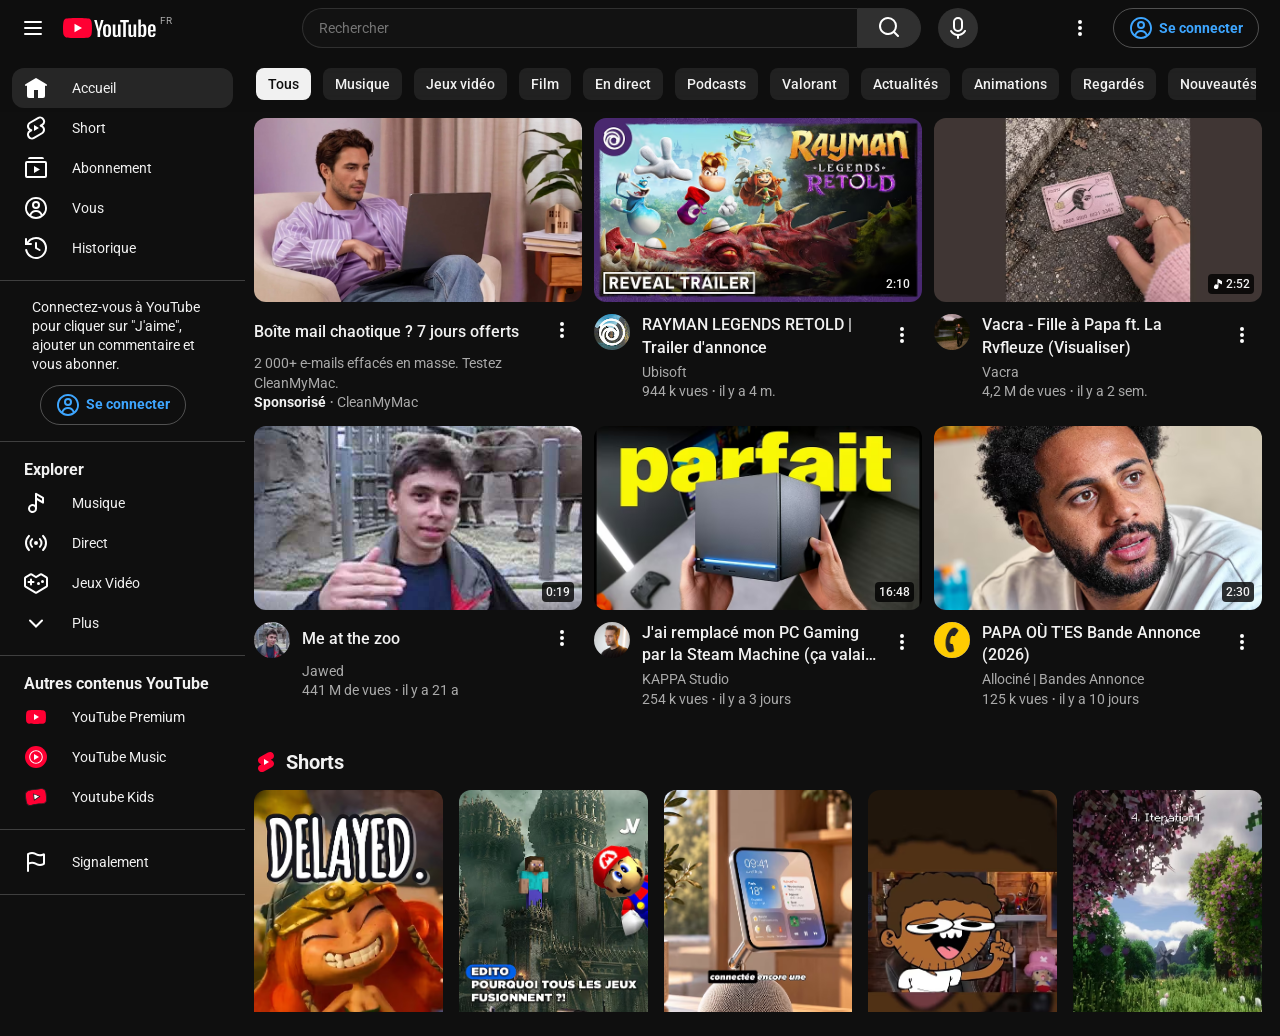
<file: index.html>
<!DOCTYPE html>
<html lang="fr">
<head>
    <meta charset="UTF-8">
    <meta name="viewport" content="width=device-width, initial-scale=1.0">
    <title>YouTube</title>
    <link rel="stylesheet" href="css/style.css">
    <link rel="icon" href="img/favicon.png">
</head>
<body>
    <!--HEADER-->
    <header>
        <div class="start">
            <button class="hamburger"><img class="img" src="img/icons/hamburger.svg"></button>
            <a class="logo" href="index.html"><img src="img/logo.svg"><span id="logo">FR</span></a>
        </div>
        <div class="center">
            <div class="search">
                <input class="InputBox" type="search" placeholder="Rechercher">
                <button class="SearchButton"><img class="SearchIcon" src="img/icons/recherche.svg"></button>
            </div>
            <button class="voice"><img class="img micro" src="img/icons/micro.svg"></button>
        </div>
        <div class="end">
            <button class="menu"><img src="img/icons/3tipoint.svg"></button>
            <button class="connexion"><img class="img seconnecter" src="img/icons/connexion.svg">Se connecter</button>
        </div>
    </header>
    <!-- ASIDE-->
    <div>
        <aside >
            <nav aria-label="Navigation principale">
                <section class="section">
                    <a href="" class="icon first">
                        <img class="nav" src="img/icons/accueil.svg"><span class="titre" >Accueil</span>
                    </a>
                    <a href="" class="icon">
                        <img class="nav" src="img/icons/short.svg"><span class="titre" >Short</span>
                    </a>
                    <a href="" class="icon">
                        <img class="nav" src="img/icons/abonnement.svg"><span class="titre" >Abonnement</span>
                    </a>
                    <a href="" class="icon">
                        <img class="nav"src="img/icons/vous.svg"><span class="titre" >Vous</span>
                    </a>
                    <a href="" class="icon">
                        <img class="nav" src="img/icons/historique.svg"><span class="titre" >Historique</span>
                    </a>
                </section>
                <section class="signin-promo">
                    <span class="promo">Connectez-vous à YouTube pour cliquer sur "J'aime", ajouter un commentaire et vous abonner.</span>
                    <button class="connexion promo"><img class="img seconnecter" src="img/icons/connexion.svg">Se connecter</button>
                </section>
                <section class="section">
                    <h3 class="haut">Explorer</h3>
                    <a href="" class="icon">
                        <img class="nav" src="img/icons/musique.svg"><span class="titre" >Musique</span>
                    </a>
                    <a href="" class="icon">
                        <img class="nav"src="img/icons/direct.svg"><span class="titre" >Direct</span>
                    </a>
                    <a href="" class="icon"> 
                        <img class="nav" src="img/icons/jeu-video.svg" ><span class="titre" >Jeux Vidéo</span>
                    </a>
                    
                    <a href="" class="icon ItemHidden">
                        <img class="nav" src="img/icons/actualite.svg"><span class="titre" >Actualités</span>
                    </a>
                    <a href="" class="icon ItemHidden">
                        <img class="nav" src="img/icons/sport.svg"><span class="titre" >Sport</span>
                    </a>
                    <a href="" class="icon ItemHidden">
                        <img class="nav" src="img/icons/savoir-culture.svg"><span class="titre" >Savoir & Culture</span>
                    </a>
                    <a href="" class="icon ItemHidden">
                        <img class="nav" src="img/icons/jeux-integrer.svg"><span class="titre" >Jeux Intégrés</span>
                    </a>
                    <a href="" class="icon ItemHidden">
                        <img class="nav" src="img/icons/souscription.svg"><span class="titre" >Souscriptions</span>
                    </a>

                    <button id="toggle" class="icon toggle-button">
                        <img class="nav" id="toggle-icon" src="img/icons/plus.svg"><span class="titre" id="toggle-text">Plus</span>
                    </button>

                </section>
                <section class="section">
                    <h3 class="haut">Autres contenus YouTube</h3>
                    <a href="" class="icon">
                        <img class="nav" src="img/icons/premium.svg"><span class="titre" >YouTube Premium</span>
                    </a>
                    <a href="" class="icon">
                        <img class="nav" src="img/icons/music.svg"><span class="titre" >YouTube Music</span>
                    </a>
                    <a href="" class="icon">
                        <img class="nav" src="img/icons/kids.svg"><span class="titre" >Youtube Kids</span>
                    </a>
                </section>
                <section class="section">
                    <a href="" class="icon">
                        <img class="nav" src="img/icons/signialement.svg"><span class="titre" >Signalement</span>
                    </a>
                </section>
            </nav>
            <!-- FOOTER-->
            <footer >
                <nav aria-label="Liens de bas de page.">
                    <div id="link-primary">
                        <a href="https://about.youtube/">Présentation</a>
                        <a href="https://blog.youtube/">Presse</a>
                        <a href="https://www.youtube.com/howyoutubeworks/copyright/">Droits d'auteur</a>
                        <a href="https://www.youtube.com/t/contact_us/">Nous contacter</a>
                        <a href="https://www.youtube.com/creators/">Créateurs</a>
                        <a href="https://consent.google.com/m?continue=https://business.google.com/en-all/ad-solutions/youtube-ads/&gl=RE&m=0&pc=acm&cm=2&hl=en-US&src=1">Publicité</a>
                        <a href="https://developers.google.com/youtube?hl=fr">Développeurs</a>
                    </div>
                    <div id="link-secondary">
                        <a href="https://www.youtube.com/t/terms">Conditions d'utilisation</a>
                        <a href="https://policies.google.com/privacy?hl=fr">Confidentialité</a>
                        <a href="https://www.youtube.com/howyoutubeworks/our-policies/">Règles et sécurité</a>
                        <a href="https://www.youtube.com/howyoutubeworks/?utm_campaign=ytgen&utm_source=ythp&utm_medium=LeftNav&utm_content=txt&u=https%3A%2F%2Fwww.youtube.com%2Fhowyoutubeworks%3Futm_source%3Dythp%26utm_medium%3DLeftNav%26utm_campaign%3Dytgen">Premiers pas sur YouTube</a>
                        <a href="https://www.youtube.com/new">Tester de nouvelles fonctionnalités</a>
                    </div>
                    <div id="copyright">
                        <a style="display:inline" >© 2026 Google LLC</a>
                    </div>

                </nav>
            </footer>
        </aside>
        <div class="filtre">
            <div class="paquette-de-chips">
                <button class="chip active" href="#">Tous</button>
                <button class="chip" href="#" >Musique</button>
                <button class="chip">Jeux vidéo</button>
                <button class="chip">Film</button>
                <button class="chip">En direct</button>
                <button class="chip">Podcasts</button>
                <button class="chip">Valorant</button>
                <button class="chip">Actualités</button>
                <button class="chip">Animations</button>
                <button class="chip">Regardés</button>
                <button class="chip">Nouveautés pour vous</button>
                <button class="chip">Histoire</button>
                <button class="chip">Gadgets</button>
                <button class="chip">Comédies</button>
                <button class="chip">Tourisme</button>
                <button class="chip">Voitures</button>
                <button class="chip">Sciences</button>
                <button class="chip">Temps</button>
                <button class="chip">Publiées récemment</button>
            </div>
        </div>

        <!-- --------------- MAIN --------------- -->
        <main>
            <div class="grid">
                <!-- video 1 -->
                <article class="carte-de-video">
                    <div class="minia-container">
                        <img class="minia" src="img/miniatures/unnamed.jpg" alt="Miniature vidéo">
                        <span class="temps"></span>
                    </div>
                    <div class="video-info">
                        <div class="video-details">
                            <span class="video-title">
                                <a href="#">Boîte mail chaotique ? 7 jours offerts</a>
                                <img class="fleur" src="img/icons/3tipoint.svg">
                            </span>
                            <a href="#" class="channel-name">2 000+ e-mails effacés en masse. Testez CleanMyMac.</a>
                            <div class="video-metadata">
                                <span class="sponsor">Sponsorisé</span>
                                <span class="point">•</span>
                                <span>CleanMyMac</span>
                            </div>
                        </div>
                    </div>
                </article>
                <!-- video 2 -->
                <article class="carte-de-video">
                    <div class="minia-container" data-preview="media/Trailer.mp4">
                        <img class="minia" src="img/miniatures/2_7BQ9hLGkk&t=4s-rayman-legends-retold-hq720.jpg" alt="Miniature vidéo">
                        <span class="temps">2:10</span>
                    </div>
                    <div class="video-info">
                        <a href="#" class="channel-avatar">
                            <img src="img/chaine/ubisoft.jpg" alt="Avatar chaîne">
                        </a>
                        <div class="video-details">
                            <span class="video-title">
                                <a href="#">RAYMAN LEGENDS RETOLD | Trailer d'annonce</a>
                                <img class="fleur" src="img/icons/3tipoint.svg">
                            </span>
                            <a href="#" class="channel-name">Ubisoft</a>
                            <div class="video-metadata">
                                <span>944 k vues</span>
                                <span class="point">•</span>
                                <span>il y a 4 m.</span>
                            </div>
                        </div>
                    </div>
                </article>
                <!-- video 3 -->
                <article class="carte-de-video">
                    <div class="minia-container" data-preview="media/Vacra - Fille à Papa ft. La Rvfleuze (Visualiser).mp4">
                        <img class="minia" src="img/miniatures/IO_GLvVB5Vc&list=RDIO_GLvVB5Vc&start_radio=1-fille-a-papa-hq720.jpg" alt="Miniature vidéo">
                        <span class="temps"><img class="video-type" src="img/icons/musique_active.svg">2:52</span>
                    </div>
                    <div class="video-info">
                        <a href="#" class="channel-avatar">
                            <img src="img/chaine/vacra.jpg" alt="Avatar chaîne">
                        </a>
                        <div class="video-details">
                            <span class="video-title">
                                <a href="#">Vacra - Fille à Papa ft. La Rvfleuze (Visualiser)</a>
                                <img class="fleur" src="img/icons/3tipoint.svg">
                            </span>
                            <a href="#" class="channel-name">Vacra</a>
                            <div class="video-metadata">
                                <span>4,2 M de vues</span>
                                <span class="point">•</span>
                                <span>il y a 2 sem.</span>
                            </div>
                        </div>
                    </div>
                </article>
                <!-- video 4 -->
                <article class="carte-de-video">
                    <div class="minia-container" data-preview="media/Me at the Zoo.mp4">
                        <img class="minia" src="img/miniatures/jNQXAC9IVRw-me-at-the-zoo-hqdefault.jpg" alt="Miniature vidéo">
                        <span class="temps">0:19</span>
                    </div>
                    <div class="video-info">
                        <a href="#" class="channel-avatar">
                            <img src="img/chaine/me-at-the-zoo.jpg" alt="Avatar chaîne">
                        </a>
                        <div class="video-details">
                            <span class="video-title">
                                <a href="#">Me at the zoo</a>
                                <img class="fleur" src="img/icons/3tipoint.svg">
                            </span>
                            <a href="#" class="channel-name">Jawed</a>
                            <div class="video-metadata">
                                <span>441 M de vues</span>
                                <span class="point">•</span>
                                <span>il y a 21 a</span>
                            </div>
                        </div>
                    </div>
                </article>
                <!-- video 5 -->
                <article class="carte-de-video">
                    <div class="minia-container" data-preview="media/Remplacement PC Gaming par Steam Machine.mp4">
                        <img class="minia" src="img/miniatures/kwdf5LD55ag&t=123s-jai-remplacé-mon-pc-par-la-steam-machine-hq720.jpg" alt="Miniature vidéo">
                        <span class="temps">16:48</span>
                    </div>
                    <div class="video-info">
                        <a href="#" class="channel-avatar">
                            <img src="img/chaine/kappa.jpg" alt="Avatar chaîne">
                        </a>
                        <div class="video-details">
                            <span class="video-title">
                                <a href="#">J'ai remplacé mon PC Gaming par la Steam Machine (ça valait le coup ?)</a>
                                <img class="fleur" src="img/icons/3tipoint.svg">
                            </span>
                            <a href="#" class="channel-name">KAPPA Studio</a>
                            <div class="video-metadata">
                                <span>254 k vues</span>
                                <span class="point">•</span>
                                <span>il y a 3 jours</span>
                            </div>
                        </div>
                    </div>
                </article>
                <!-- video 6 -->
                <article class="carte-de-video">
                    <div class="minia-container" data-preview="media/PAPA OÙ TES Bande Annonce (2026).mp4">
                        <img class="minia" src="img/miniatures/qRabQPfzOng-papa-ou-tes-hq720.jpg" alt="Miniature vidéo">
                        <span class="temps">2:30</span>
                    </div>
                    <div class="video-info">
                        <a href="#" class="channel-avatar">
                            <img src="img/chaine/allociné.jpg" alt="Avatar chaîne">
                        </a>
                        <div class="video-details">
                            <span class="video-title">
                                <a href="#">PAPA OÙ T'ES Bande Annonce (2026)</a>
                                <img class="fleur" src="img/icons/3tipoint.svg">
                            </span>
                            <a href="#" class="channel-name">Allociné | Bandes Annonce</a>
                            <div class="video-metadata">
                                <span>125 k vues</span>
                                <span class="point">•</span>
                                <span>il y a 10 jours</span>
                            </div>
                        </div>
                    </div>
                </article>
            </div>
            <section class="shorts-section">
                    <!-- En-tête de la section Shorts -->
                    <div class="shorts-header">
                        <div class="shorts-title">
                            <img class="shorts-icon" src="img/icons/shortcolor.svg" alt="Shorts">
                            <h2>Shorts</h2>
                        </div>
                    </div>

                    <!-- Grille des 5 Shorts -->
                    <div class="shorts-grid">
                        <!-- Short 1 -->
                        <article class="short-card">
                            <div class="short-thumbnail-container">
                                <img class="short-thumbnail" src="media/short/sardefault.avif" alt="Titre du Short">
                            </div>
                            <div class="short-info">
                                <h3 class="short-title">Rayman Legends Retold a été repoussé</h3>
                                <span class="short-views">49 k vues</span>
                            </div>
                        </article>

                        <!-- Short 2 -->
                        <article class="short-card">
                            <div class="short-thumbnail-container">
                                <img class="short-thumbnail" src="media/short/Sardefault YouTube.avif" alt="Titre du Short">
                            </div>
                            <div class="short-info">
                                <h3 class="short-title">Qui a mis du Minecraft dans mon Elden Ring ?</h3>
                                <span class="short-views">316 k vues</span>
                            </div>
                        </article>

                        <!-- Short 3 -->
                        <article class="short-card">
                            <div class="short-thumbnail-container">
                                <img class="short-thumbnail" src="media/short/Oardefault 405x720.avif" alt="Titre du Short">
                            </div>
                            <div class="short-info">
                                <h3 class="short-title">Keynote Apple le 13 octobre pour le HomePad, le HomePod mini 2 et l’Apple TV 4K 2026 ?…</h3>
                                <span class="short-views">67 k vues</span>
                            </div>
                        </article>

                        <!-- Short 4 -->
                        <article class="short-card">
                            <div class="short-thumbnail-container">
                                <img class="short-thumbnail" src="media/short/oar2 405x720.avif" alt="Titre du Short">
                            </div>
                            <div class="short-info">
                                <h3 class="short-title">#animation</h3>
                                <span class="short-views">1,9 k de vues</span>
                            </div>
                        </article>

                        <!-- Short 5 -->
                        <article class="short-card">
                            <div class="short-thumbnail-container">
                                <img class="short-thumbnail" src="media/short/Oardefault 576x720.avif" alt="Titre du Short">
                            </div>
                            <div class="short-info">
                                <h3 class="short-title">Which Shader Is the Best?…</h3>
                                <span class="short-views">287 k vues</span>
                            </div>
                        </article>
                    </div>
            </section>
            <div class="grid">
                <!-- video 7 -->
                <article class="carte-de-video">
                    <div class="minia-container" data-preview="media/7.mp4">
                        <img class="minia" src="img/miniatures/Squeeze.avif" alt="Miniature vidéo">
                        <span class="temps">16:30</span>
                    </div>
                    <div class="video-info">
                        <a href="#" class="channel-avatar">
                            <img src="img/chaine/squeezepp.jpg" alt="Avatar chaîne">
                        </a>
                        <div class="video-details">
                            <span class="video-title">
                                <a href="#">ON DEVIENT LES BARONS DE LA VILLE (Schedule I)</a>
                                <img class="fleur" src="img/icons/3tipoint.svg">
                            </span>
                            <a href="#" class="channel-name">SQUEEZE GAMING</a>
                            <div class="video-metadata">
                                <span>1,6 M de vues</span>
                                <span class="point">•</span>
                                <span>il y a 1 a</span>
                            </div>
                        </div>
                    </div>
                </article>
                <!-- video 8 -->
                <article class="carte-de-video">
                    <div class="minia-container" data-preview="media/8.mp4">
                        <img class="minia" src="img/miniatures/wnakil.avif" alt="Miniature vidéo">
                        <span class="temps">18:49</span>
                    </div>
                    <div class="video-info">
                        <a href="#" class="channel-avatar">
                            <img src="img/chaine/wankilpp.jpg" alt="Avatar chaîne">
                        </a>
                        <div class="video-details">
                            <span class="video-title">
                                <a href="#">LES PIRES SUJETS DE CONVERSATION POSSIBLE (Apocalypter)</a>
                                <img class="fleur" src="img/icons/3tipoint.svg">
                            </span>
                            <a href="#" class="channel-name">Wankil Studio - Laink et Terracid</a>
                            <div class="video-metadata">
                                <span>395 k vues</span>
                                <span class="point">•</span>
                                <span>il y a 19 h</span>
                            </div>
                        </div>
                    </div>
                </article>
                <!-- video 9 -->
                <article class="carte-de-video">
                    <div class="minia-container" data-preview="media/9.mp4">
                        <img class="minia" src="img/miniatures/konbini.avif" alt="Miniature vidéo">
                        <span class="temps">15:03</span>
                    </div>
                    <div class="video-info">
                        <a href="#" class="channel-avatar">
                            <img src="img/chaine/kpnbinipp.jpg" alt="Avatar chaîne">
                        </a>
                        <div class="video-details">
                            <span class="video-title">
                                <a href="#">Mister V n'est pas vraiment celui que vous croyez</a>
                                <img class="fleur" src="img/icons/3tipoint.svg">
                            </span>
                            <a href="#" class="channel-name">Konbini</a>
                            <div class="video-metadata">
                                <span>430 k de vues</span>
                                <span class="point">•</span>
                                <span>il y a 2 m.</span>
                            </div>
                        </div>
                    </div>
                </article>
                <!-- video 10 -->
                <article class="carte-de-video">
                    <div class="minia-container" data-preview="media/10.mp4">
                        <img class="minia" src="img/miniatures/amixem.avif" alt="Miniature vidéo">
                        <span class="temps">32:57</span>
                    </div>
                    <div class="video-info">
                        <a href="#" class="channel-avatar">
                            <img src="img/chaine/amixempp.jpg" alt="Avatar chaîne">
                        </a>
                        <div class="video-details">
                            <span class="video-title">
                                <a href="#">ON TESTE LES PROMESSES DE PUBLICITÉS #6</a>
                                <img class="fleur" src="img/icons/3tipoint.svg">
                            </span>
                            <a href="#" class="channel-name">Amixem</a>
                            <div class="video-metadata">
                                <span>4,8 M de vues</span>
                                <span class="point">•</span>
                                <span>il y a 3 m.</span>
                            </div>
                        </div>
                    </div>
                </article>
                <!-- video 11 -->
                <article class="carte-de-video">
                    <div class="minia-container" data-preview="media/11.mp4">
                        <img class="minia" src="img/miniatures/mrbeast.avif" alt="Miniature vidéo">
                        <span class="temps">37:04</span>
                    </div>
                    <div class="video-info">
                        <a href="#" class="channel-avatar">
                            <img src="img/chaine/mrbeastpp.jpg" alt="Avatar chaîne">
                        </a>
                        <div class="video-details">
                            <span class="video-title">
                                <a href="#">Survis 30 Jours Attaché À Ton Ex, Gagne 250 000 $</a>
                                <img class="fleur" src="img/icons/3tipoint.svg">
                            </span>
                            <a href="#" class="channel-name">MrBeast</a>
                            <div class="video-metadata">
                                <span>256 M vues</span>
                                <span class="point">•</span>
                                <span>il y a 1 a.</span>
                            </div>
                        </div>
                    </div>
                </article>
                <!-- video 12 -->
                <article class="carte-de-video">
                    <div class="minia-container" data-preview="media/12.mp4">
                        <img class="minia" src="img/miniatures/squeeze1.avif" alt="Miniature vidéo">
                        <span class="temps">23:36</span>
                    </div>
                    <div class="video-info">
                        <a href="#" class="channel-avatar">
                            <img src="img/chaine/squeeze1.jpg" alt="Avatar chaîne">
                        </a>
                        <div class="video-details">
                            <span class="video-title">
                                <a href="#">Ce dictateur a vraiment existé et on dirait une blague</a>
                                <img class="fleur" src="img/icons/3tipoint.svg">
                            </span>
                            <a href="#" class="channel-name">SQUEEZE</a>
                            <div class="video-metadata">
                                <span>10 M vues</span>
                                <span class="point">•</span>
                                <span>il y a 2 a.</span>
                            </div>
                        </div>
                    </div>
                </article>
            </div>
            <div class="grid">
                <!-- video 13 -->
                <article class="carte-de-video">
                    <div class="minia-container" data-preview="media/13.mp4">
                        <img class="minia" src="img/miniatures/13.avif" alt="Miniature vidéo">
                        <span class="temps">19:17</span>
                    </div>
                    <div class="video-info">
                        <a href="#" class="channel-avatar">
                            <img src="img/chaine/13.jpg" alt="Avatar chaîne">
                        </a>
                        <div class="video-details">
                            <span class="video-title">
                                <a href="#">Les PIRES TRAHISONS du JEU VIDÉO 😈</a>
                                <img class="fleur" src="img/icons/3tipoint.svg">
                            </span>
                            <a href="#" class="channel-name">Trash Bandicoot</a>
                            <div class="video-metadata">
                                <span>244 k vues</span>
                                <span class="point">•</span>
                                <span>il y a 1 jours</span>
                            </div>
                        </div>
                    </div>
                </article>
                <!-- video 14 -->
                <article class="carte-de-video">
                    <div class="minia-container" data-preview="media/14.mp4">
                        <img class="minia" src="img/miniatures/14.avif" alt="Miniature vidéo">
                        <span class="temps">17:08</span>
                    </div>
                    <div class="video-info">
                        <a href="#" class="channel-avatar">
                            <img src="img/chaine/14.jpg" alt="Avatar chaîne">
                        </a>
                        <div class="video-details">
                            <span class="video-title">
                                <a href="#">ON DOIT PAS RIRE À NOS LIKES SUR TIKTOK 💀😭 (c'était trop dur)</a>
                                <img class="fleur" src="img/icons/3tipoint.svg">
                            </span>
                            <a href="#" class="channel-name">Tsuku Live</a>
                            <div class="video-metadata">
                                <span>140 k vues</span>
                                <span class="point">•</span>
                                <span>il y a 5 jours</span>
                            </div>
                        </div>
                    </div>
                </article>
                <!-- video 15 -->
                <article class="carte-de-video">
                    <div class="minia-container" data-preview="media/15.mp4">
                        <img class="minia" src="img/miniatures/15.avif" alt="Miniature vidéo">
                        <span class="temps">17:31</span>
                    </div>
                    <div class="video-info">
                        <a href="#" class="channel-avatar">
                            <img src="img/chaine/15.jpg" alt="Avatar chaîne">
                        </a>
                        <div class="video-details">
                            <span class="video-title">
                                <a href="#">L'émulation sur Switch a franchi un ENORME cap (Tico)</a>
                                <img class="fleur" src="img/icons/3tipoint.svg">
                            </span>
                            <a href="#" class="channel-name">MELVIL</a>
                            <div class="video-metadata">
                                <span>49 k de vues</span>
                                <span class="point">•</span>
                                <span>il y a 5 jours</span>
                            </div>
                        </div>
                    </div>
                </article>
                <!-- video 16 -->
                <article class="carte-de-video">
                    <div class="minia-container" data-preview="">
                        <img class="minia" src="img/miniatures/16.avif" alt="Miniature vidéo">
                        <span class="temps">37:14</span>
                    </div>
                    <div class="video-info">
                        <a href="#" class="channel-avatar">
                            <img src="img/chaine/16.jpg" alt="Avatar chaîne">
                        </a>
                        <div class="video-details">
                            <span class="video-title">
                                <a href="#">Lamborghini Aventador SV : Le poids d'une lignée</a>
                                <img class="fleur" src="img/icons/3tipoint.svg">
                            </span>
                            <a href="#" class="channel-name">Sylvain Lyve</a>
                            <div class="video-metadata">
                                <span>1,4 M de vues</span>
                                <span class="point">•</span>
                                <span>il y a 1 a</span>
                            </div>
                        </div>
                    </div>
                </article>
                <!-- video 17 -->
                <article class="carte-de-video">
                    <div class="minia-container" data-preview="media/17.mp4">
                        <img class="minia" src="img/miniatures/17.avif" alt="Miniature vidéo">
                        <span class="temps">12:46</span>
                    </div>
                    <div class="video-info">
                        <a href="#" class="channel-avatar">
                            <img src="img/chaine/17.jpg" alt="Avatar chaîne">
                        </a>
                        <div class="video-details">
                            <span class="video-title">
                                <a href="#">J’ai passé 500 heures à chercher un intérêt à cet iPhone</a>
                                <img class="fleur" src="img/icons/3tipoint.svg">
                            </span>
                            <a href="#" class="channel-name">Nightech</a>
                            <div class="video-metadata">
                                <span>1,5 k vues</span>
                                <span class="point">•</span>
                                <span>il y a 1 h</span>
                            </div>
                        </div>
                    </div>
                </article>
                <!-- video 18 -->
                <article class="carte-de-video">
                    <div class="minia-container" data-preview="media/18.mp4">
                        <img class="minia" src="img/miniatures/18.avif" alt="Miniature vidéo">
                        <span class="temps"><img class="video-type" src="img/icons/musique_active.svg">1:01</span>
                    </div>
                    <div class="video-info">
                        <a href="#" class="channel-avatar">
                            <img src="img/chaine/18.jpg" alt="Avatar chaîne">
                        </a>
                        <div class="video-details">
                            <span class="video-title">
                                <a href="#">TVアニメ『ニセモノの錬金術師』ティザーPV</a>
                                <img class="fleur" src="img/icons/3tipoint.svg">
                            </span>
                            <a href="#" class="channel-name">KADOKAWAanime</a>
                            <div class="video-metadata">
                                <span>1,3 M vues</span>
                                <span class="point">•</span>
                                <span>il y a 13 jours</span>
                            </div>
                        </div>
                    </div>
                </article>
            </div>
            <div class="grid">
                <!-- video 19 -->
                <article class="carte-de-video">
                    <div class="minia-container" data-preview="media/19.mp4">
                        <img class="minia" src="img/miniatures/19.avif" alt="Miniature vidéo">
                        <span class="temps">16:44</span>
                    </div>
                    <div class="video-info">
                        <a href="#" class="channel-avatar">
                            <img src="img/chaine/19.jpg" alt="Avatar chaîne">
                        </a>
                        <div class="video-details">
                            <span class="video-title">
                                <a href="#">TOP 20+ Minecraft Mods for 26.2 & Older (NeoForge/Fabric) | August 2026 16 minutes</a>
                                <img class="fleur" src="img/icons/3tipoint.svg">
                            </span>
                            <a href="#" class="channel-name">EnderVerse</a>
                            <div class="video-metadata">
                                <span>110 k vues</span>
                                <span class="point">•</span>
                                <span>il y a 1 m.</span>
                            </div>
                        </div>
                    </div>
                </article>
                <!-- video 20 -->
                <article class="carte-de-video">
                    <div class="minia-container" data-preview="4">
                        <img class="minia" src="img/miniatures/20.avif" alt="Miniature vidéo">
                        <span class="temps">16:08</span>
                    </div>
                    <div class="video-info">
                        <a href="#" class="channel-avatar">
                            <img src="img/chaine/16.jpg" alt="Avatar chaîne">
                        </a>
                        <div class="video-details">
                            <span class="video-title">
                                <a href="#">Honda NSX : Merci Ayrton Senna</a>
                                <img class="fleur" src="img/icons/3tipoint.svg">
                            </span>
                            <a href="#" class="channel-name">Sylvain Lyve</a>
                            <div class="video-metadata">
                                <span>1 M vues</span>
                                <span class="point">•</span>
                                <span>il y a 1 a.</span>
                            </div>
                        </div>
                    </div>
                </article>
                <!-- video 21 -->
                <article class="carte-de-video">
                    <div class="minia-container" data-preview="media/21.mp4">
                        <img class="minia" src="img/miniatures/21.avif" alt="Miniature vidéo">
                        <span class="temps"><img class="video-type" src="img/icons/musique_active.svg">2:37</span>
                    </div>
                    <div class="video-info">
                        <a href="#" class="channel-avatar">
                            <img src="img/chaine/21.jpg" alt="Avatar chaîne">
                        </a>
                        <div class="video-details">
                            <span class="video-title">
                                <a href="#">Nobunaga</a>
                                <img class="fleur" src="img/icons/3tipoint.svg">
                            </span>
                            <a href="#" class="channel-name">Soul - Topic</a>
                            <div class="video-metadata">
                                <span>332 k de vues</span>
                                <span class="point">•</span>
                                <span>il y a 4 m.</span>
                            </div>
                        </div>
                    </div>
                </article>
                <!-- video 22 -->
                <article class="carte-de-video">
                    <div class="minia-container" data-preview="media/22.mp4">
                        <img class="minia" src="img/miniatures/22.avif" alt="Miniature vidéo">
                        <span class="temps"><img class="video-type" src="img/icons/musique_active.svg">2:29</span>
                    </div>
                    <div class="video-info">
                        <a href="#" class="channel-avatar">
                            <img src="img/chaine/22.jpg" alt="Avatar chaîne">
                        </a>
                        <div class="video-details">
                            <span class="video-title">
                                <a href="#">La Mano 1.9 - CHANEL (Clip Officiel)</a>
                                <img class="fleur" src="img/icons/3tipoint.svg">
                            </span>
                            <a href="#" class="channel-name">La Mano 1.9 - Officiel</a>
                            <div class="video-metadata">
                                <span>2,5 M de vues</span>
                                <span class="point">•</span>
                                <span>il y a 5 m.</span>
                            </div>
                        </div>
                    </div>
                </article>
                <!-- video 23 -->
                <article class="carte-de-video">
                    <div class="minia-container" data-preview="">
                        <img class="minia" src="img/miniatures/23.avif" alt="Miniature vidéo">
                        <span class="temps">26:37</span>
                    </div>
                    <div class="video-info">
                        <a href="#" class="channel-avatar">
                            <img src="img/chaine/16.jpg" alt="Avatar chaîne">
                        </a>
                        <div class="video-details">
                            <span class="video-title">
                                <a href="#">VTECH : Les voitures les PLUS DANGEREUSES ( encore )</a>
                                <img class="fleur" src="img/icons/3tipoint.svg">
                            </span>
                            <a href="#" class="channel-name">Sylvain Lyve</a>
                            <div class="video-metadata">
                                <span>2,5 M vues</span>
                                <span class="point">•</span>
                                <span>il y a 10 m.</span>
                            </div>
                        </div>
                    </div>
                </article>
                <!-- video 24 -->
                <article class="carte-de-video">
                    <div class="minia-container" data-preview="">
                        <img class="minia" src="img/miniatures/24.avif" alt="Miniature vidéo">
                        <span class="temps">1:02:26</span>
                    </div>
                    <div class="video-info">
                        <a href="#" class="channel-avatar">
                            <img src="img/chaine/squeeze1.jpg" alt="Avatar chaîne">
                        </a>
                        <div class="video-details">
                            <span class="video-title">
                                <a href="#">QUI TROUVERA LE MEILLEUR CONTAINER ? (ft Freddy Gladieux, Mastu, Theodort, Billy) 1 heure et 2 minutes</a>
                                <img class="fleur" src="img/icons/3tipoint.svg">
                            </span>
                            <a href="#" class="channel-name">SQUEEZIE</a>
                            <div class="video-metadata">
                                <span>7,6 M vues</span>
                                <span class="point">•</span>
                                <span>il y a 3 jours</span>
                            </div>
                        </div>
                    </div>
                </article>
            </div>
        </main>
    </div>
    
    <script>
        //Sa c pour le plus et moins
        const toggleBtn = document.getElementById('toggle');
        const toggleIcon = document.getElementById('toggle-icon');
        const toggleText = document.getElementById('toggle-text');
        const collapsibleItems = document.querySelectorAll('.ItemHidden');
        toggleBtn.addEventListener('click', (e) => {
            e.preventDefault();
            const isExpanded = toggleText.textContent === 'Moins';
            if (isExpanded) {
                collapsibleItems.forEach(item => item.classList.add('ItemHidden'));
                toggleText.textContent = 'Plus';
                toggleIcon.src = 'img/icons/plus.svg';
            } else {
                collapsibleItems.forEach(item => item.classList.remove('ItemHidden'));
                toggleText.textContent = 'Moins';
                toggleIcon.src = 'img/icons/moins.svg';
            }
        });
        // Sa c pour les clique de la nav de gauche 
        const navLinks = document.querySelectorAll('aside nav a.icon');

        navLinks.forEach(link => {
            link.addEventListener('click', function(e) {
                e.preventDefault(); 
                navLinks.forEach(item => item.classList.remove('first'));
                this.classList.add('first');
            });
        });

        //Version mini du Aside
        const hamburgerBtn = document.querySelector('.hamburger'); // button hamburger
        const asideMenu = document.querySelector('aside'); // balise aside
        const filtreDiv = document.querySelector('.filtre'); // class filtre
        const mainContent = document.querySelector('main'); // balise main
        const bodyContent = document.querySelector('body');

        hamburgerBtn.addEventListener('click', () => {
            asideMenu.classList.toggle('mini');
            filtreDiv.classList.toggle('mini');
            mainContent.classList.toggle('mini');
            bodyContent.classList.toggle('mini');
        });

        function handleResize() {
            if (window.innerWidth < 1100) { // ajoute la classe mini sous 1100px
                asideMenu.classList.add('mini');
                filtreDiv.classList.add('mini');
                mainContent.classList.add('mini'); 
                bodyContent.classList.add('mini');
            } else {
                asideMenu.classList.remove('mini');
                filtreDiv.classList.remove('mini');
                mainContent.classList.remove('mini'); 
                bodyContent.classList.remove('mini');
            }
        }

        //Version micro du Aside
        function handleResizeResize() {
            if (window.innerWidth < 700) { // ajoute la classe mini sous 700px
                asideMenu.classList.add('micro');
                filtreDiv.classList.add('micro');
                mainContent.classList.add('micro'); 
                bodyContent.classList.add('micro')
            } else {
                asideMenu.classList.remove('micro');
                filtreDiv.classList.remove('micro');
                mainContent.classList.remove('micro');
                bodyContent.classList.remove('micro')
            }
        }

        handleResizeResize();

        window.addEventListener('resize', handleResizeResize);

        handleResize();

        window.addEventListener('resize', handleResize);


        // Gestion de la sélection de la chip dans le paquette de chips
        const chips = document.querySelectorAll('.chip');

        chips.forEach(chip => {
            chip.addEventListener('click', () => {
                chips.forEach(c => c.classList.remove('active'));
                chip.classList.add('active');
            });
        });


        // Gestion de la mini video quand la sourit est sur la carte
        const HOVER_DELAY = 1000; 

        document.querySelectorAll('.carte-de-video').forEach(card => {
            let timer = null;
            let videoElement = null;

            const miniaContainer = card.querySelector('.minia-container');
            const previewSrc = miniaContainer ? miniaContainer.dataset.preview : null;

            if (!previewSrc) return;

            //sourit sur carte
            card.addEventListener('mouseenter', () => {
                // Lance le compte à rebours
                timer = setTimeout(() => {
                    videoElement = document.createElement('video');
                    videoElement.src = previewSrc;
                    videoElement.classList.add('preview-video');
                    videoElement.autoplay = true;
                    videoElement.muted = true; 
                    videoElement.loop = true;
                    videoElement.playsInline = true;

                    miniaContainer.appendChild(videoElement);
                }, HOVER_DELAY);
            });
            //sourit sort de la carte
            card.addEventListener('mouseleave', () => {

                clearTimeout(timer);

                if (videoElement) {
                    videoElement.pause();
                    videoElement.remove();
                    videoElement = null;
                }
            });
        });

    </script>

</body>
</html>
</file>
<file: css/style.css>
@import url('https://fonts.googleapis.com/css2?family=Roboto:ital,wght@0,100..900;1,100..900&display=swap');

/*---------BASE DU SITE---------*/
*{
    font-family: 'Roboto',sans-serif;
    border: none;
    text-decoration: none;
    margin: 0;
    padding: 0;
    box-sizing: border-box;
}

:root{
    --bg-color:#0f0f0f;
    --bg-color-header:#0f0f0fda;
    --secondary-bg-color:#ffffff00;
    --secondary-text-color: #aaaaaa;
    --primary-text-color: #f1f1f1;
    --hover-svg:#ffffff47;
    --InputBox-bg: #121212;
    --InputBorder: #303030;
    --svg-bg:#ffffff14;
    --connexion-button: #3ea6ff;
    --hover-connexion: #3ea5ff4b;
    --border-section:#fff3;
    --icon-hover: #ffffff1a;
    --icon-selection: #ffffff2a;


}

body{
    background-color: var(--bg-color);
}

img.img{
    background-color: var(--secondary-bg-color);
}



header{
    border: 0;
    background: var(--bg-color-header);
    backdrop-filter: blur(10px);
    height: 56px;
    padding: 0 1vw;
    width: 100vw;
    display: flex;
    flex-direction: row;
    align-items: center;
    justify-content: space-between;
    position: fixed;
    top: 0;
    z-index: 1000; 
}

/*---------START---------*/
.start{
    display: flex;
    align-items: center;
    flex-direction: row;
}

.logo{
    cursor: pointer;
    height: 20px;
    width: 93px;
    padding: 18px 14px 18px 14px;
    margin-left: 1.4vw;
    display: inline-flex;
    align-items: center;
    justify-content: center;
    position: relative;
    vertical-align: middle;
}

#logo{
    color: var(--secondary-text-color);
    margin: 14px 0px 0 4px;
    font-size: 10px;
    width: 40px;
    height: 40px;
}

.hamburger{
    width: 24px;
    height: 24px;
    color: var(--primary-text-color);
    width: 40px;
    height: 40px;
    padding: 8px;
    box-sizing: border-box;
    background-color: transparent;
}

.hamburger:hover{
    background-color: var(--hover-svg);
    border-radius: 50%;
}

/*---------CENTER---------*/

.center{
    flex: 0 1 732px;
    min-width: 0;
    display: flex;
    flex-direction: row;
    align-items: center;
}

body.mini .center{
    flex: 0 1 532px;
}

.search{
    flex: 1;
    display: flex;
    position: relative;
    margin: 0 0 0 40px;
    padding: 0 4px;
    height: 40px;
}

body.micro .search{
    display: flex;
    position: relative;
    justify-content: flex-end;
}


.InputBox{
    box-shadow: none;
    position: relative;
    align-items: center;
    border: 1px solid;
    background-color: var(--InputBox-bg);
    border-color: var(--InputBorder);
    border-right: 0;
    border-radius: 40px 0 0 40px;
    margin-left: 12px;
    padding: 0 4px 0 16px;
    display: flex;
    flex: 1;
    cursor: text;
    outline: none;
    color: var(--primary-text-color);
    font-size: 0.875rem;
}

body.micro .InputBox{
    display: none;
}


input[type="search"]::-webkit-search-cancel-button {
    -webkit-appearance: none;
    -webkit-font-smoothing: antialiased;
    display: none;
}


.SearchButton{
    border: 1px solid var(--InputBorder);
    background-color: var(--InputBorder);
    width: 64px;
    border-radius: 0 40px 40px 0;
    justify-content: center;
    padding: 0;
    margin: 0;
    color: inherit;
    cursor: pointer;
}

body.micro .SearchButton{
    border: none;
    width: 36px;
    border-radius: 50%;
    background-color: transparent;
}

.voice:hover{
    background-color: var(--hover-svg);
}

.voice{
    min-width: 0;
    border-radius: 50%;
    width: 40px;
    height: 40px;
    padding: 0 16px;    
    display: inline-flex;
    align-items: center;
    justify-content: center;
    border-radius: 50%;
    background-color: var(--InputBorder);
    margin-left: 1vw;
    cursor: pointer;
}

body.micro .voice{
    display: none;
}

img.micro{
    width: 24px;
    height: 24px;
}


/*---------END---------*/
.end{
    display: flex;
    flex-direction: row;
    min-width: 200px;
    align-items: center;
    justify-content: flex-end;
}

.menu{
    color: var(--primary-text-color);
    outline: none;
    cursor: pointer;
    line-height: 1;
    padding: 8px;
    margin-right: .4vw;
    width: 40px;
    height: 40px;
    background-color: transparent;
}

body.micro .menu{
    display: none;
}

.connexion{
    padding: 0 15px;
    margin: 0 8px;
    color: var(--connexion-button);
    position: relative;
    white-space: nowrap;
    min-width: 0;
    text-transform: none;
    font-weight: bold;
    line-height: 18px;
    border: none;
    cursor: pointer;
    outline-width: 0;
    box-sizing: border-box;
    background: none;
    text-decoration: none;
    display: flex;
    flex-direction: row;
    align-items: center;
    justify-content: center;
    height: 40px;
    font-size: 0.875rem;
    line-height: 40px;
    border-radius: 20px;
    border: 1px solid var(--hover-svg);
}

body.micro .end{
    min-width: 145px;
}

.connexion:hover{
    background-color: var(--hover-connexion);
    border: 1px solid var(--secondary-bg-color);
}

.seconnecter{
    margin-right: 6px;
}

div.link-primary{
    width: 100%;
}

/*---------ASIDE---------*/
aside{
    transition-duration: 0ms;
    touch-action: pan-y;
    width: 245px;
    position: absolute;
    flex: 1;
    display: flex;
    flex-direction: column;
    flex-basis: 0.000000001px;
    overflow-y: auto;
    scrollbar-color: transparent transparent;
    position: fixed;
    top: 56px;
    left: 0;
    height: calc(100vh - 56px);
    z-index: 100;
}

.nav{
    height: 24px;
    width: 24px;
    margin-right: 24px;
}

section.section{
    padding: 12px;
    border-bottom: 1px solid var(--border-section);
    display: block;

}


.icon{
    min-height: 40px;
    padding: 0 12px;
    align-items: center;
    cursor: pointer;
    box-sizing: border-box;
    outline: 0;
    display: flex;
    flex-direction: row;
    align-items: center;
    transition: background-color .2s ease, color .2s ease;
}

.icon:hover{
    background-color: var(--icon-hover);
    border-radius: 12px;
}

.first{
    background-color: var(--icon-hover);
    border-radius: 12px;
}

.first:hover{
    background-color: var(--icon-selection);
    border-radius: 12px;
}

/*---------First List SVG---------*/

.icon.first img[src*="accueil.svg"] {
    content: url("../img/icons/accueil_active.svg");
}
.icon.first img[src*="short.svg"] {
    content: url("../img/icons/short_active.svg");
}
.icon.first img[src*="abonnement.svg"] {
    content: url("../img/icons/abonnement_active.svg");
}
.icon.first img[src*="vous.svg"] {
    content: url("../img/icons/vous_active.svg");
}


.icon.first img[src*="musique.svg"] {
    content: url("../img/icons/musique_active.svg");
}
.icon.first img[src*="jeu-video.svg"] {
    content: url("../img/icons/jeu-video_active.svg");
}
.icon.first img[src*="actualite.svg"] {
    content: url("../img/icons/actualite_active.svg");
}
.icon.first img[src*="sport.svg"] {
    content: url("../img/icons/sport_active.svg");
}
.icon.first img[src*="savoir-culture.svg"] {
    content: url("../img/icons/savoir-culture_active.svg");
}

.icon.first img[src*="jeux-integrer.svg"] {
    content: url("../img/icons/jeux-integrer_active.svg");
}
.icon.first img[src*="souscription.svg"] {
    content: url("../img/icons/souscription_active.svg");
}

.icon.first img[src*="signialement.svg"] {
    content: url("../img/icons/signalement_active.svg");
}





span.titre{
    font-size: .9em;
    overflow: hidden;
    white-space: nowrap;
    text-overflow: ellipsis;
    flex: 1;
    flex-basis: 0px;
}


.signin-promo{
    border-bottom: 1px solid var(--border-section);
    display: inline-block;
    padding: 16px 32px;
}

span.titre{
    color: var(--primary-text-color);
    font-size: 0.875rem;
}

span.promo{
    color: var(--primary-text-color);
}


.promo{
    margin-top: 12px;
    font-size: .9em;
}

.haut{
    padding: 6px 12px 4px;
    margin: 0;
    font-size: 1em;
    color: var(--primary-text-color);
}

.ItemHidden {
    display: none;
}

.toggle-button {
    background: transparent;
    border: none;
    width: 100%;
    text-align: left;
    padding: 0 12px;
}

/*---------ASIDE FOOTER---------*/
#link-primary{
    padding: 16px 24px 0;
}

#link-primary>a{
    display: inline-block;
    text-decoration: none;
    color: var(--secondary-text-color);
    font-size: .9em;
}

#link-secondary{
    padding: 12px 24px 0;
}

#link-secondary>a{
    display: inline-block;
    text-decoration: none;
    color: var(--secondary-text-color);
    font-size: 14px;
}

#copyright{
    padding: 16px 24px;
    color: #717171;
    font-size: .7em;
}


/*---------ASIDE MINI/MICRO---------*/


aside.mini {
    width: 72px; 
    padding: 0 4px;
}

aside.micro {
    display: none;
}


aside.mini .icon {
    flex-direction: column;
    justify-content: center;
    height: 74px;
    padding: 16px 0 14px 0;
}


aside.mini .nav {
    margin-right: 0;
    margin-bottom: 6px;
}



aside.mini span.titre {
    font-size: 0.625rem;
    line-height: 14px;
    flex: none;
}


aside.mini .signin-promo,
aside.mini h3,
aside.mini .section:nth-child(n+2), 
aside.mini footer {
    display: none;
}


aside.mini + main {
    margin-left: 72px;
}


aside.mini .section:first-child .icon:nth-child(n+5) {
    display: none;
}

aside.mini .section {
    padding: 0;
    border-bottom: none;
}


/*---------FILTRE---------*/

.filtre {
    position: fixed;
    z-index: 90;
    background-color: var(--bg-color-header);
    backdrop-filter: blur(10px);
    padding: 12px 24px 12px 256px;
    top: 56px;
    width: 100vw;
}

.filtre.mini{
    padding: 12px 24px 12px 96px;
}

.filtre.micro{
    padding: 12px 18px 12px 18px;
}

.paquette-de-chips {
    display: flex;
    gap: 12px;
    overflow-x: auto;
}

.paquette-de-chips::-webkit-scrollbar {
    display: none;
}

/*---------style de chips dans le paquette---------*/
.chip {
    background-color: var(--svg-bg);
    color: var(--primary-text-color);
    padding: 6px 12px;
    font-size: 14px;
    cursor: pointer;
    flex-shrink: 0;
    position: relative;
    align-items: center;
    border: none;
    border-radius: 8px;
    display: inline-flex;
    height: 32px;
    min-width: 12px;
    white-space: nowrap;
    font-size: .875rem;
    font-weight: 500;
    transition: background-color .2s ease, color .2s ease;
}

.chip:hover {
    background-color: var(--icon-selection);
}

.chip.active {
    background-color: var(--primary-text-color);
    color: #0f0f0f;
}

.chip.active:hover {
    background-color: #ffffff;
}

/*---------MAIN---------*/

main{
    background-color: var(--bg-color); /*provisoire*/
    margin: 112px 12px 24px 248px;
    height: 100vh; /*provisoire*/
    grid-template-columns: repeat(3, 1fr);
    touch-action: pan-y;
    flex: 1;
    flex-basis: 0.000000001px;
    overflow-y: auto;
    scrollbar-color: transparent transparent;
    transition: margin-left 0.2s ease;
}

main.mini{
    margin: 112px 12px 24px 88px;
}

main.micro{
    margin: 112px 12px 24px 12px;
}

.grid{
    display: grid;
    grid-auto-flow: row;
    align-content: start;
    grid-template-columns: repeat(3, 1fr);
}

main.mini .grid{
    display: grid;
    grid-auto-flow: row;
    align-content: start;
    grid-template-columns: repeat(2, 1fr);
}

main.micro .grid{
    display: grid;
    grid-auto-flow: row;
    align-content: start;
    grid-template-columns: repeat(1, 1fr);
}



/*---------Structure des Cartes de Vidéo---------*/
.carte-de-video {
    display: flex;
    flex-direction: column;
    cursor: pointer;
    padding: .4em;
    height: 24vw;
}

.carte-de-video:hover{
    background-color: rgba(83, 42, 85, 0.395);
    border-radius: 12px;
}

main.mini .carte-de-video{
    min-width: 300px ;
    height: 38vw;
}

main.micro .carte-de-video{
    height: 75vw;
}


.minia-container {
    position: relative;
    width: 100%;
    aspect-ratio: 16 / 9;
    border-radius: 12px;
    overflow: hidden;
    background-color: #272727;
}

.minia-container video.preview-video {
    position: absolute;
    top: 0;
    left: 0;
    width: 100%;
    height: 100%;
    object-fit: cover;
    pointer-events: none; 
}

.minia-container img.minia {
    width: 100%;
    height: 100%;
    object-fit: cover;
    transition: transform 0.2s ease;
}


.temps {
    position: absolute;
    display: flex;
    align-items: center;
    bottom: 8px;
    right: 8px;
    background-color: rgba(0, 0, 0, 0.8);
    color: var(--primary-text-color);
    font-size: 12px;
    font-weight: 500;
    padding: 3px 4px;
    border-radius: 4px;
}

.video-type{
    width: 12px;
    height: 12px;
    margin-right: 2px;
}

/* Informations de la vidéo */
.video-info {
    display: flex;
    flex-direction: row;
    margin-top: 12px;
    gap: 12px;
}

.channel-avatar img {
    width: 36px;
    height: 36px;
    border-radius: 50%;
}

.video-details {
    display: flex;
    flex-direction: column;
    flex: 1;
}

.sponsor{
    color: var(--primary-text-color);
    font-weight: bold;
}


/* Titre limité à 2 lignes maximum (...) */
.video-title {
    font-size: 1rem;
    font-weight: 500;
    line-height: 1.4rem;
    margin-bottom: 4px;
    display: inline-flex;
    justify-content: space-between;
    align-items: center;
}

.video-title a {
    color: var(--primary-text-color);
    display: -webkit-box;
    -webkit-box-orient: vertical;
    line-clamp: 2; 
    -webkit-line-clamp: 2;
    overflow: hidden;
    text-overflow: ellipsis;
    margin-right: 3px;
}

.fleur{
    height: 40px;
    width: 40px;
    padding: 0 8px;
    margin: -4px 0 0 0;
}

.fleur:hover{
    background-color: var(--InputBorder);
    border-radius: 50%;
}

.channel-name, 
.video-metadata {
    font-size: 0.875rem;
    color: var(--secondary-text-color);
    line-height: 1.2rem;
}

.channel-name:hover {
    color: var(--primary-text-color);
}

.video-metadata {
    display: flex;
    align-items: center;
    gap: 4px;
}

.point {
    font-size: 10px;
}



/*---------Shorts---------*/
.shorts-section {
    padding: 24px .4em;
    margin-bottom: 24px;


}

.shorts-header {
    display: flex;
    align-items: center;
    margin-bottom: 16px;
}

.shorts-title {
    display: flex;
    align-items: center;
    gap: 8px;
}

.shorts-icon {
    width: 24px;
    height: 24px;
}

.shorts-title h2 {
    color: var(--primary-text-color);
    font-size: 1.25rem;
    font-weight: 700;
}

/*---------Grille des 5 Shorts---------*/
.shorts-grid {
    display: grid;
    /* Force 5 colonnes de taille égale */
    grid-template-columns: repeat(5, 1fr);
    gap: 16px;
}

/*---------Carte Short Individuelle---------*/
.short-card {
    display: flex;
    flex-direction: column;
    cursor: pointer;
}

.short-thumbnail-container {
    position: relative;
    width: 100%;
    aspect-ratio: 2 / 3;
    border-radius: 12px;
    overflow: hidden;
    background-color: #272727;
}

.short-thumbnail {
    width: 100%;
    height: 100%;
    object-fit: cover;
    transition: transform 0.2s ease;
}

/*---------Informations sous le Short---------*/
.short-info {
    margin-top: 8px;
}

.short-title {
    color: var(--primary-text-color);
    font-size: 0.95rem;
    font-weight: 600;
    line-height: 1.3rem;
    margin-bottom: 4px;
    display: -webkit-box;
    -webkit-box-orient: vertical;
    -webkit-line-clamp: 2;
    line-clamp: 2;
    overflow: hidden;
    text-overflow: ellipsis;
}

.short-views {
    color: var(--secondary-text-color);
    font-size: 0.85rem;
}


@media (max-width: 1100px) {
    .shorts-grid {
        grid-template-columns: repeat(4, 1fr);
    }
    .short-card:nth-child(5) {
        display: none;
    }
}

@media (max-width: 850px) {
    .shorts-grid {
        grid-template-columns: repeat(3, 1fr);
    }
    .short-card:nth-child(4) {
        display: none;
    }
}
</file>
